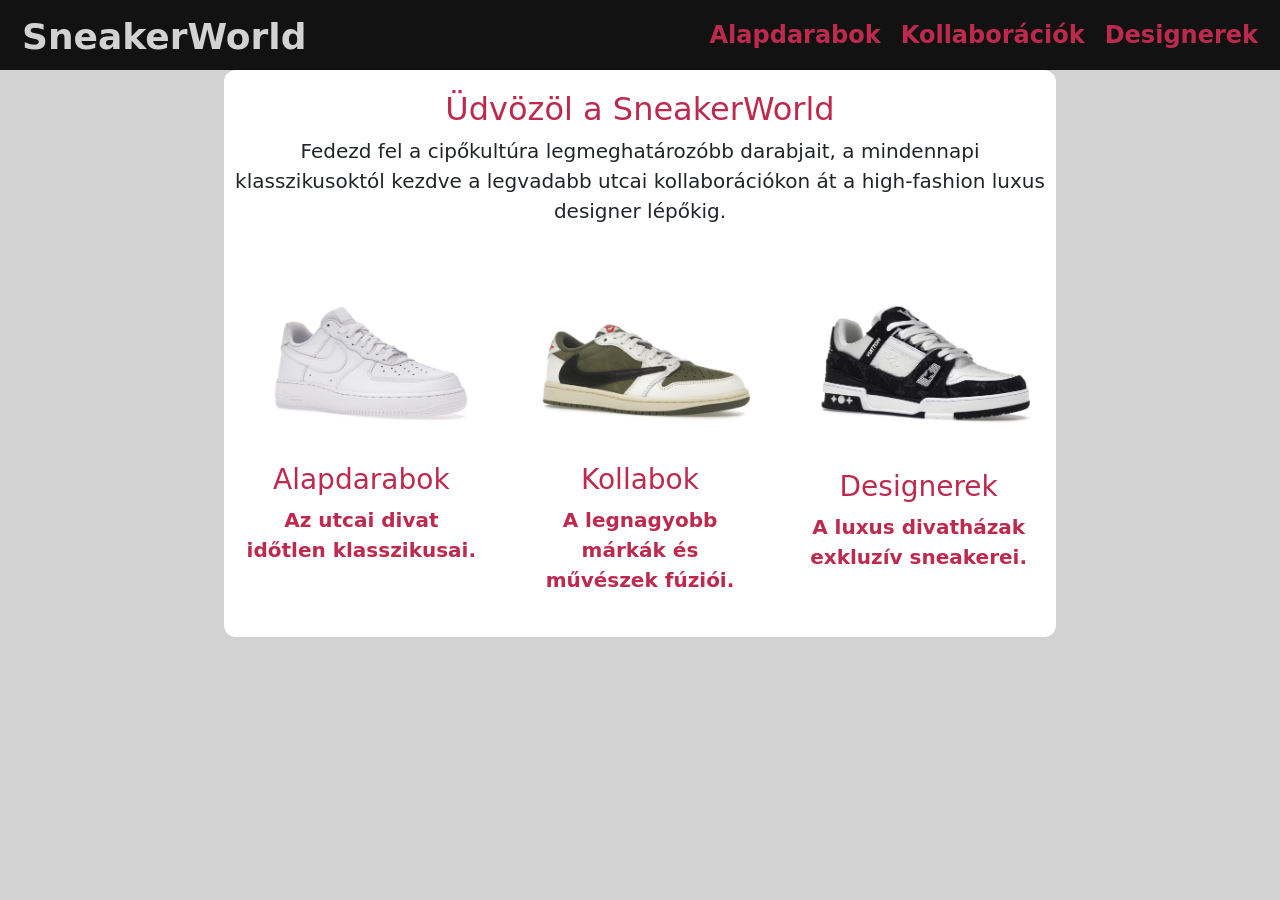
<file: index.html>
<!DOCTYPE html>
<html lang="hu">

<head>
    <meta charset="UTF-8">
    <meta name="viewport" content="width=device-width, initial-scale=1.0">
    <link rel="stylesheet" href="bootstrap/bootstrap.min.css">
    <link rel="stylesheet" href="style.css">
    <title>SneakerWorld - Főoldal</title>
</head>

<body>
    <nav class="dark container-fluid">
        <a id="navbar_title" href="index.html">SneakerWorld</a>
        <div id="navbar_list">
            <div class="navbar_link">
                <a href="html/alapdarabok.html">Alapdarabok</a>
            </div>
            <div class="navbar_link">
                <a href="html/kollabok.html">Kollaborációk</a>
            </div>
            <div class="navbar_link">
                <a href="html/designers.html">Designerek</a>
            </div>
        </div>
    </nav>

    <div class="site">

        <div class="row">
            <div class="col-12 text-center">
                <h2>Üdvözöl a SneakerWorld</h2>
                <p>Fedezd fel a cipőkultúra legmeghatározóbb darabjait, a mindennapi klasszikusoktól kezdve a legvadabb
                    utcai kollaborációkon át a high-fashion luxus designer lépőkig.</p>
            </div>
        </div>

        <div class="shoes">
            <div class="row text-center">

                <div class="col-md-4">
                    <a href="html/alapdarabok.html">
                        <figure>
                            <img src="kepek/airforce1.png" alt="Alapdarabok" title="Alapdarabok">
                            <figcaption>
                                <h3>Alapdarabok</h3>
                                <p>Az utcai divat időtlen klasszikusai.</p>
                            </figcaption>
                        </figure>
                    </a>
                </div>

                <div class="col-md-4">
                    <a href="html/kollabok.html">
                        <figure>
                            <img src="kepek/jordan1travis.png" alt="Kollaborációk" title="Kollaborációk">
                            <figcaption>
                                <h3>Kollabok</h3>
                                <p>A legnagyobb márkák és művészek fúziói.</p>
                            </figcaption>
                        </figure>
                    </a>
                </div>

                <div class="col-md-4">
                    <a href="html/designers.html">
                        <figure>
                            <img src="kepek/louisvuitton.png" alt="Designerek" title="Designerek">
                            <figcaption>
                                <h3>Designerek</h3>
                                <p>A luxus divatházak exkluzív sneakerei.</p>
                            </figcaption>
                        </figure>
                    </a>
                </div>

            </div>
        </div>
    </div>
</body>

</html>
</file>
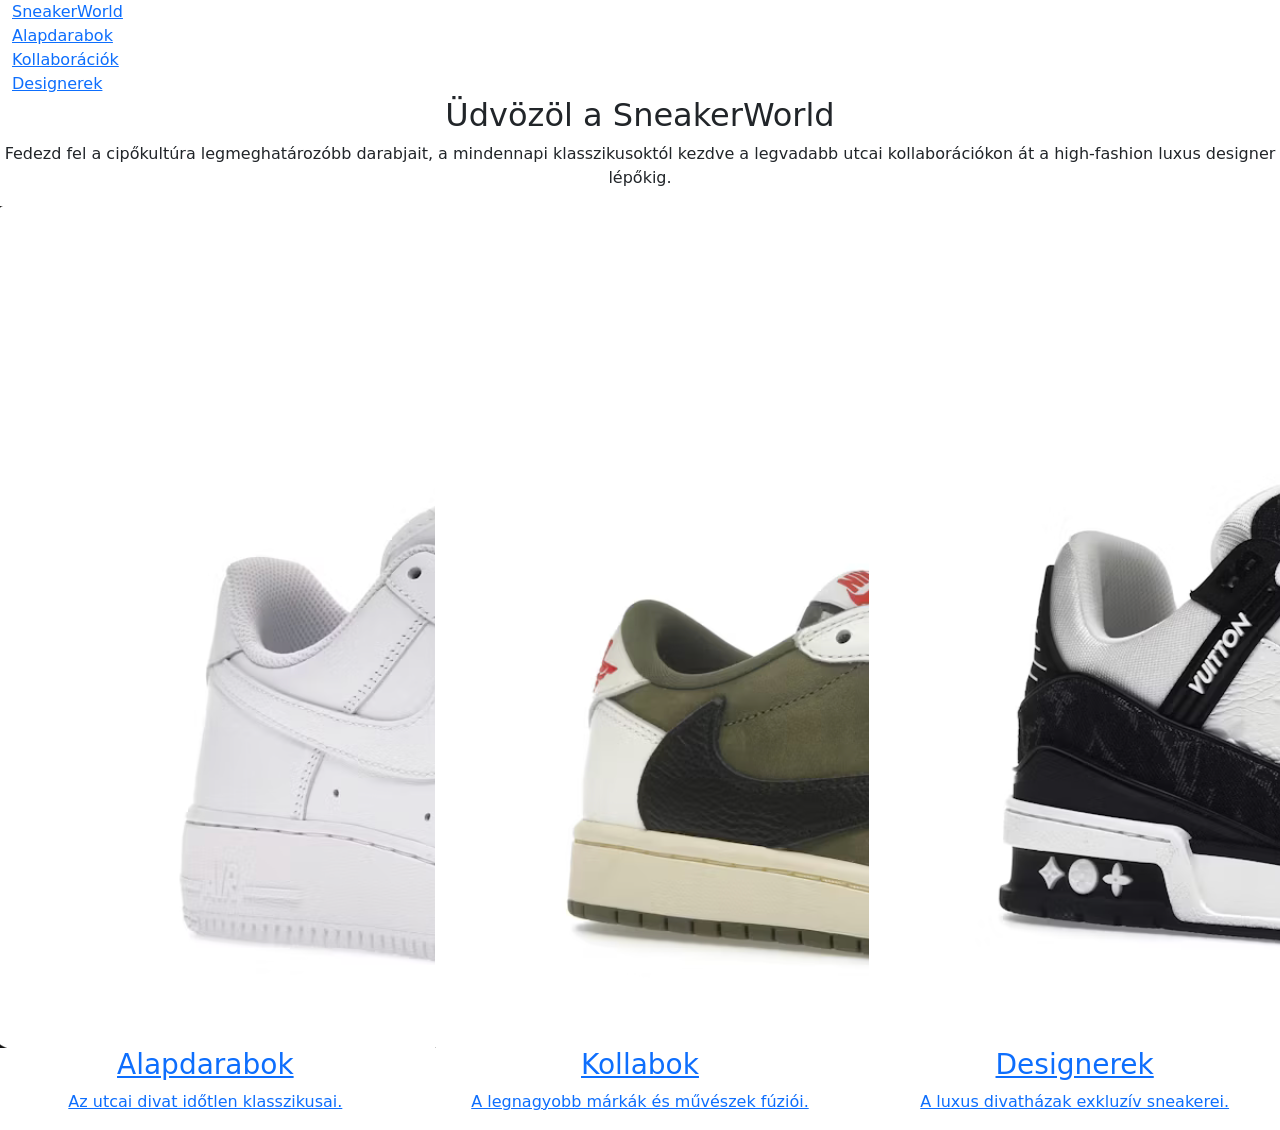
<file: html/index.html>
<!DOCTYPE html>
<html lang="hu">

<head>
    <meta charset="UTF-8">
    <meta name="viewport" content="width=device-width, initial-scale=1.0">
    <link rel="stylesheet" href="../bootstrap/bootstrap.min.css">
    <title>SneakerWorld - Főoldal</title>
</head>

<body>
    <nav class="dark container-fluid">
        <a id="navbar_title" href="index.html">SneakerWorld</a>
        <div id="navbar_list">
            <div class="navbar_link">
                <a href="alapdarabok.html">Alapdarabok</a>
            </div>
            <div class="navbar_link">
                <a href="kollabok.html">Kollaborációk</a>
            </div>
            <div class="navbar_link">
                <a href="designers.html">Designerek</a>
            </div>
        </div>
    </nav>

    <div class="site">

        <div class="row">
            <div class="col-12 text-center">
                <h2>Üdvözöl a SneakerWorld</h2>
                <p>Fedezd fel a cipőkultúra legmeghatározóbb darabjait, a mindennapi klasszikusoktól kezdve a legvadabb
                    utcai kollaborációkon át a high-fashion luxus designer lépőkig.</p>
            </div>
        </div>

        <div class="shoes">
            <div class="row text-center">

                <div class="col-md-4">
                    <a href="alapdarabok.html">
                        <figure>
                            <img src="../kepek/airforce1.png" alt="Alapdarabok" title="Alapdarabok">
                            <figcaption>
                                <h3>Alapdarabok</h3>
                                <p>Az utcai divat időtlen klasszikusai.</p>
                            </figcaption>
                        </figure>
                    </a>
                </div>

                <div class="col-md-4">
                    <a href="kollabok.html">
                        <figure>
                            <img src="../kepek/jordan1travis.png" alt="Kollaborációk" title="Kollaborációk">
                            <figcaption>
                                <h3>Kollabok</h3>
                                <p>A legnagyobb márkák és művészek fúziói.</p>
                            </figcaption>
                        </figure>
                    </a>
                </div>

                <div class="col-md-4">
                    <a href="designers.html">
                        <figure>
                            <img src="../kepek/louisvuitton.png" alt="Designerek" title="Designerek">
                            <figcaption>
                                <h3>Designerek</h3>
                                <p>A luxus divatházak exkluzív sneakerei.</p>
                            </figcaption>
                        </figure>
                    </a>
                </div>

            </div>
        </div>
    </div>
</body>

</html>
</file>
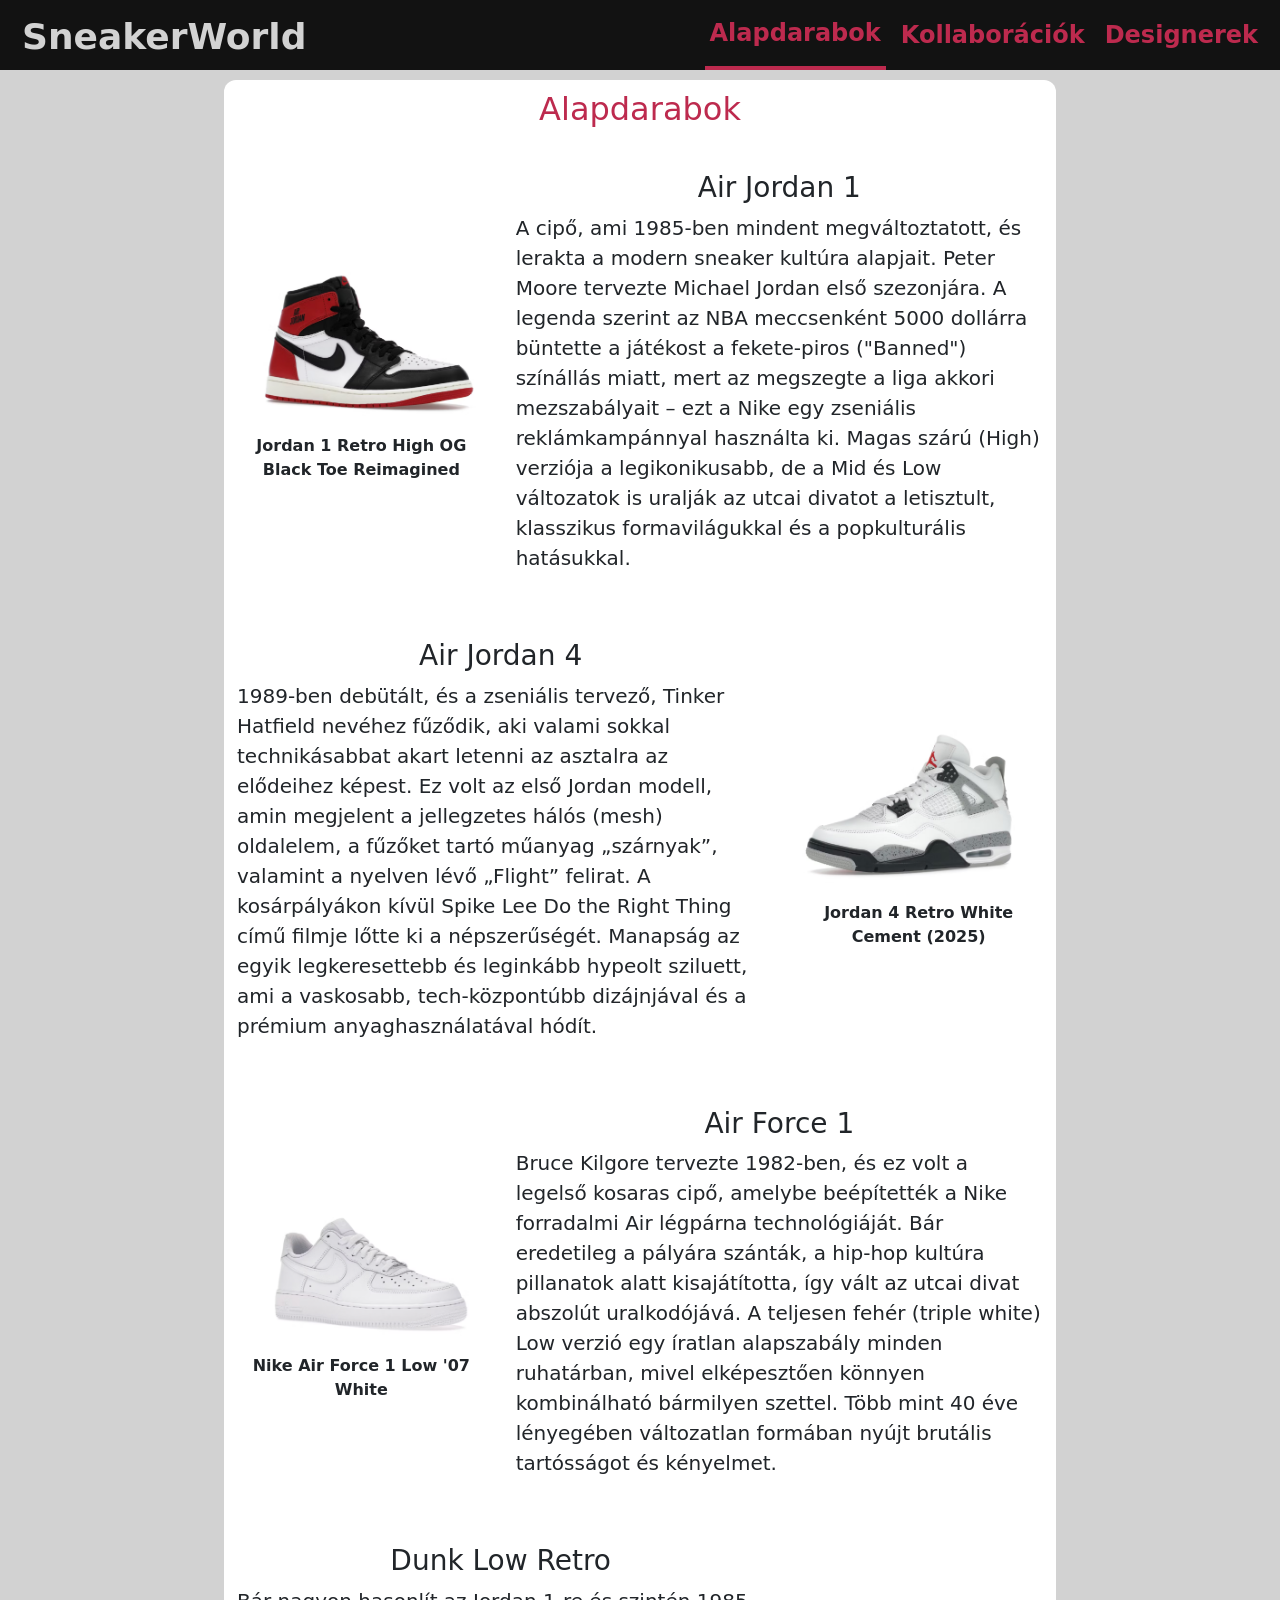
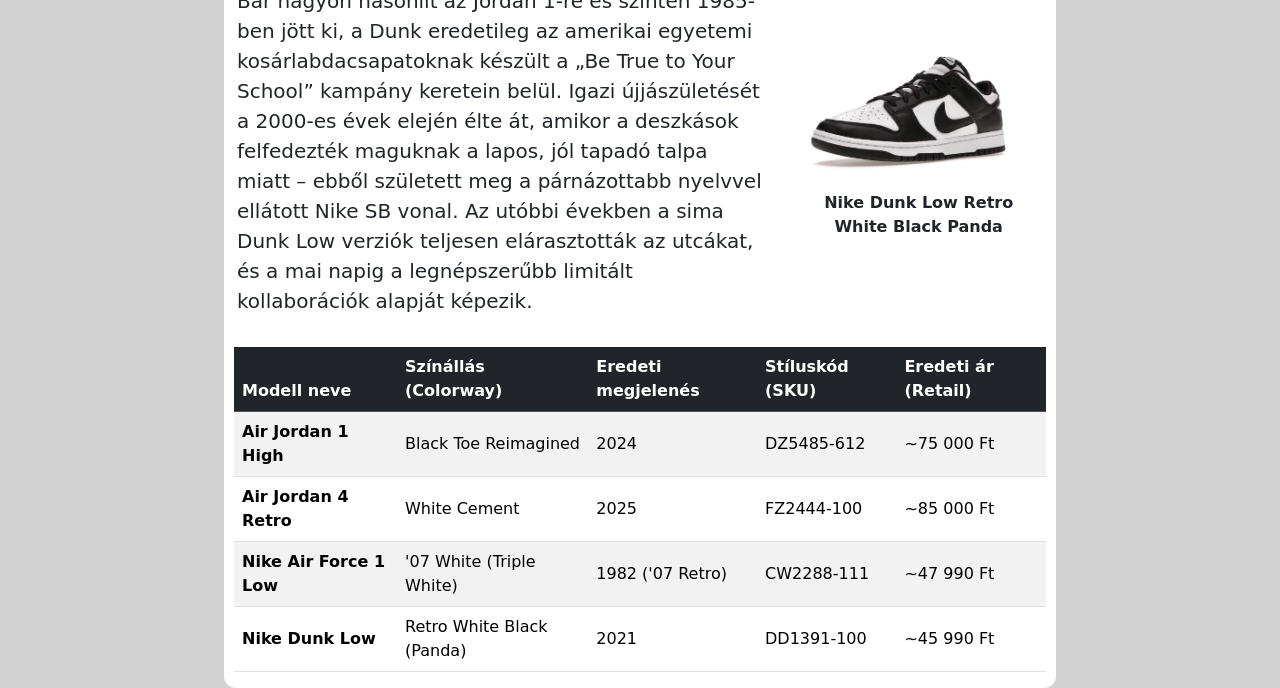
<file: html/alapdarabok.html>
<!DOCTYPE html>
<html lang="hu">

<head>
    <meta charset="UTF-8">
    <meta name="viewport" content="width=device-width, initial-scale=1.0">
    <link rel="stylesheet" href="../bootstrap/bootstrap.min.css">
    <link rel="stylesheet" href="../style.css">
    <title>SneakerWorld - Alapdarabok</title>
</head>

<body>
    <nav class="dark container-fluid">
        <a id="navbar_title" href="..\index.html">SneakerWorld</a>
        <div id="navbar_list">
            <div class="navbar_link active">
                <a href="alapdarabok.html">Alapdarabok</a>
            </div>
            <div class="navbar_link">
                <a href="kollabok.html">Kollaborációk</a>
            </div>
            <div class="navbar_link">
                <a href="designers.html">Designerek</a>
            </div>
        </div>
    </nav>

    <div class="site">
        <div class="shoes">
            <h2>Alapdarabok</h2>

            <div id="jordan1" class="row align-items-center">
                <div class="col-sm-12 col-md-12 col-lg-4">
                    <figure>
                        <img src="../kepek/jordan1.png" alt="Air Jordan 1" title="Air Jordan 1">
                        <figcaption>Jordan 1 Retro High OG Black Toe Reimagined</figcaption>
                    </figure>
                </div>

                <div class="col-sm-12 col-md-12 col-lg-8 text">
                    <h3>Air Jordan 1</h3>
                    <p>A cipő, ami 1985-ben mindent megváltoztatott, és lerakta a modern sneaker kultúra alapjait. Peter
                        Moore tervezte Michael Jordan első szezonjára. A legenda szerint az NBA meccsenként 5000
                        dollárra
                        büntette a játékost a fekete-piros ("Banned") színállás miatt, mert az megszegte a liga akkori
                        mezszabályait – ezt a Nike egy zseniális reklámkampánnyal használta ki. Magas szárú (High)
                        verziója
                        a legikonikusabb, de a Mid és Low változatok is uralják az utcai divatot a letisztult,
                        klasszikus
                        formavilágukkal és a popkulturális hatásukkal.</p>
                </div>
            </div>

            <div id="jordan4" class="row align-items-center">
                <div class="col-sm-12 col-md-12 col-lg-8 text">
                    <h3>Air Jordan 4</h3>
                    <p>1989-ben debütált, és a zseniális tervező, Tinker Hatfield nevéhez fűződik, aki valami sokkal
                        technikásabbat akart letenni az asztalra az elődeihez képest. Ez volt az első Jordan modell,
                        amin
                        megjelent a jellegzetes hálós (mesh) oldalelem, a fűzőket tartó műanyag „szárnyak”, valamint a
                        nyelven lévő „Flight” felirat. A kosárpályákon kívül Spike Lee Do the Right Thing című filmje
                        lőtte
                        ki a népszerűségét. Manapság az egyik legkeresettebb és leginkább hypeolt sziluett, ami a
                        vaskosabb,
                        tech-központúbb dizájnjával és a prémium anyaghasználatával hódít.</p>
                </div>

                <div class="col-sm-12 col-md-12 col-lg-4">
                    <figure>
                        <img src="../kepek/jordan4.png" alt="Air Jordan 4" title="Air Jordan 4" class="rightpic">
                        <figcaption>Jordan 4 Retro White Cement (2025)</figcaption>
                    </figure>
                </div>
            </div>

            <div id="airforce" class="row align-items-center">
                <div class="col-sm-12 col-md-12 col-lg-4">
                    <figure>
                        <img src="../kepek/airforce1.png" alt="Air Force 1" title="Air Force 1">
                        <figcaption>Nike Air Force 1 Low '07 White</figcaption>
                    </figure>
                </div>

                <div class="col-sm-12 col-md-12 col-lg-8 text">
                    <h3>Air Force 1</h3>
                    <p>Bruce Kilgore tervezte 1982-ben, és ez volt a legelső kosaras cipő, amelybe beépítették a Nike
                        forradalmi Air légpárna technológiáját. Bár eredetileg a pályára szánták, a hip-hop kultúra
                        pillanatok alatt kisajátította, így vált az utcai divat abszolút uralkodójává. A teljesen fehér
                        (triple white) Low verzió egy íratlan alapszabály minden ruhatárban, mivel elképesztően könnyen
                        kombinálható bármilyen szettel. Több mint 40 éve lényegében változatlan formában nyújt brutális
                        tartósságot és kényelmet.</p>
                </div>
            </div>

            <div id="dunk" class="row align-items-center">
                <div class="col-sm-12 col-md-12 col-lg-8 text">
                    <h3>Dunk Low Retro</h3>
                    <p>Bár nagyon hasonlít az Jordan 1-re és szintén 1985-ben jött ki, a Dunk eredetileg az amerikai
                        egyetemi kosárlabdacsapatoknak készült a „Be True to Your School” kampány keretein belül. Igazi
                        újjászületését a 2000-es évek elején élte át, amikor a deszkások felfedezték maguknak a lapos,
                        jól
                        tapadó talpa miatt – ebből született meg a párnázottabb nyelvvel ellátott Nike SB vonal. Az
                        utóbbi
                        években a sima Dunk Low verziók teljesen elárasztották az utcákat, és a mai napig a
                        legnépszerűbb
                        limitált kollaborációk alapját képezik.</p>
                </div>

                <div class="col-sm-12 col-md-12 col-lg-4">
                    <figure>
                        <img src="../kepek/dunk.png" alt="Dunk Low Retro" title="Dunk Low Retro" class="rightpic">
                        <figcaption>Nike Dunk Low Retro White Black Panda</figcaption>
                    </figure>
                </div>
            </div>
        </div>

        <div class="table-responsive">
            <table class="table table-striped table-hover align-middle">
                <thead class="table-dark">
                    <tr>
                        <th>Modell neve</th>
                        <th>Színállás (Colorway)</th>
                        <th>Eredeti megjelenés</th>
                        <th>Stíluskód (SKU)</th>
                        <th>Eredeti ár (Retail)</th>
                    </tr>
                </thead>
                <tbody>
                    <tr>
                        <th>Air Jordan 1 High</th>
                        <td>Black Toe Reimagined</td>
                        <td>2024</td>
                        <td>DZ5485-612</td>
                        <td>~75 000 Ft</td>
                    </tr>
                    <tr>
                        <th>Air Jordan 4 Retro</th>
                        <td>White Cement</td>
                        <td>2025</td>
                        <td>FZ2444-100</td>
                        <td>~85 000 Ft</td>
                    </tr>
                    <tr>
                        <th>Nike Air Force 1 Low</th>
                        <td>'07 White (Triple White)</td>
                        <td>1982 ('07 Retro)</td>
                        <td>CW2288-111</td>
                        <td>~47 990 Ft</td>
                    </tr>
                    <tr>
                        <th>Nike Dunk Low</th>
                        <td>Retro White Black (Panda)</td>
                        <td>2021</td>
                        <td>DD1391-100</td>
                        <td>~45 990 Ft</td>
                    </tr>
                </tbody>
            </table>
        </div>
    </div>

</body>

</html>
</file>
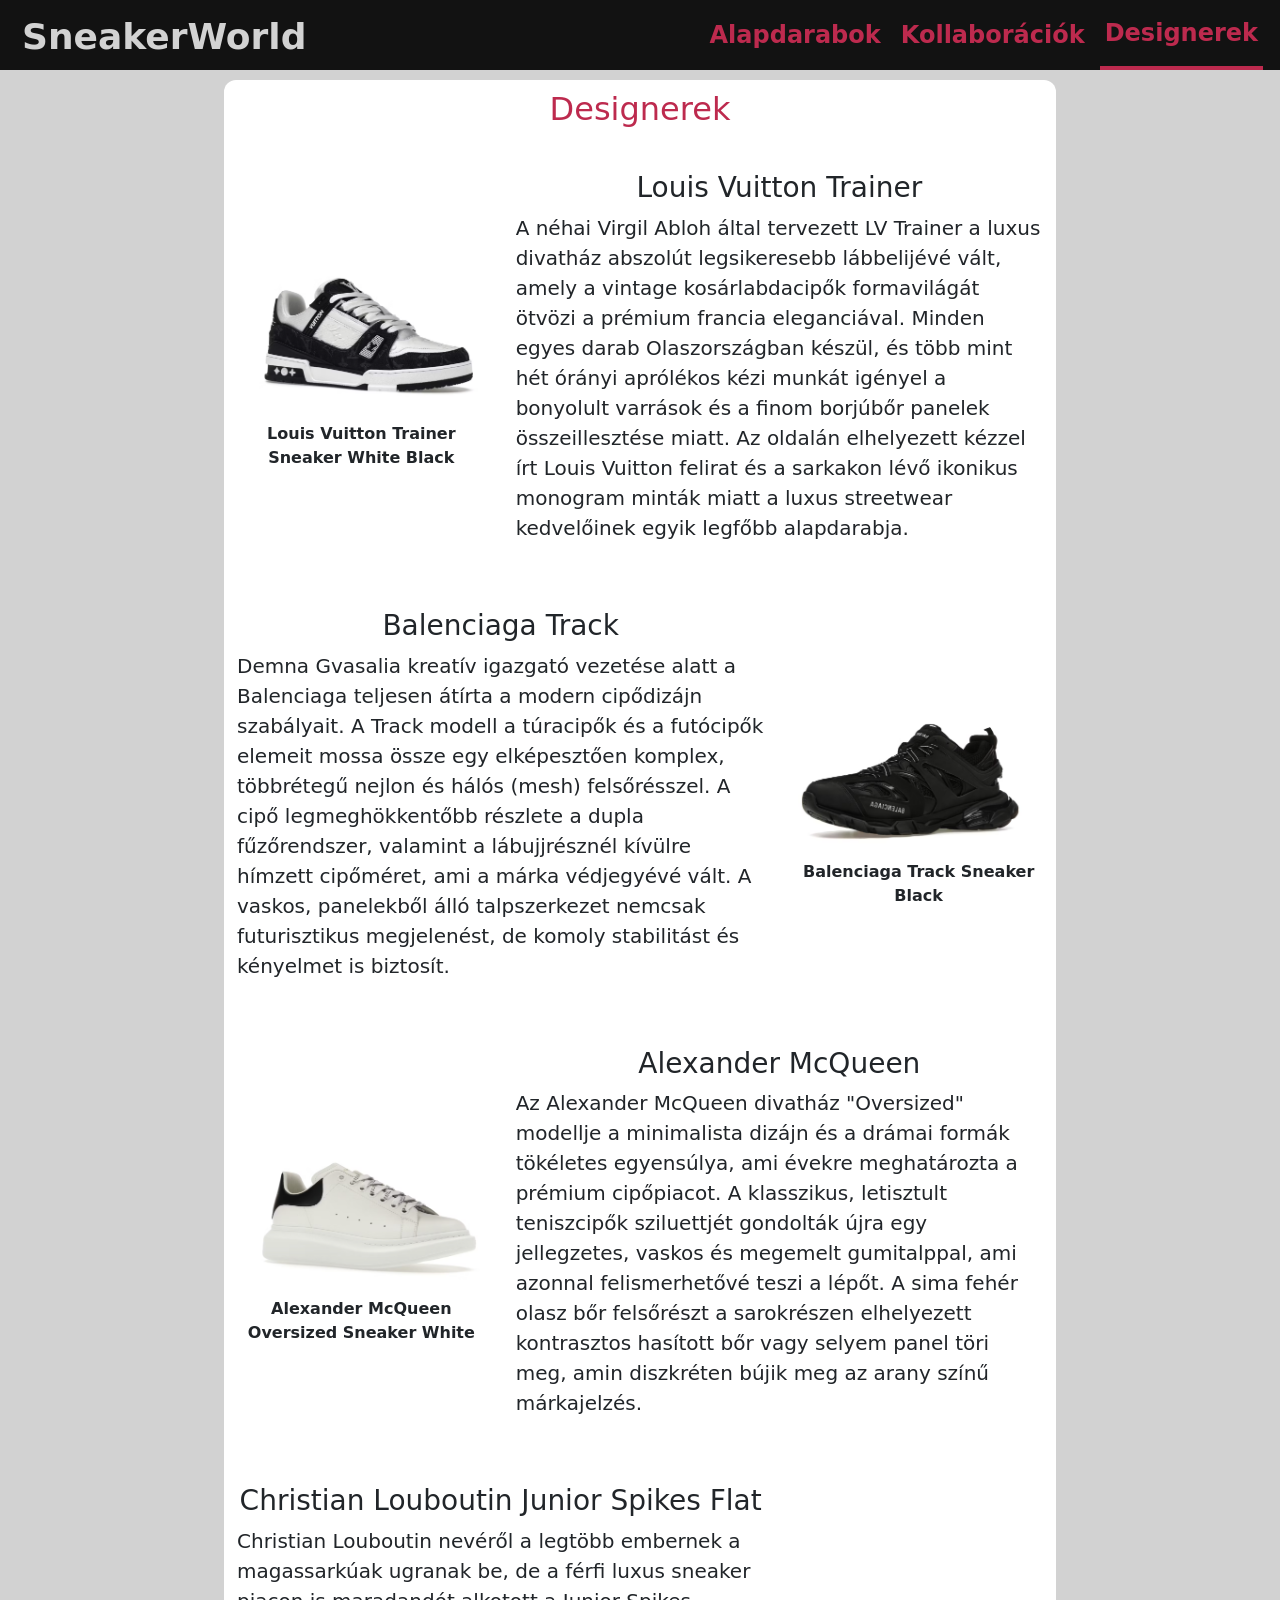
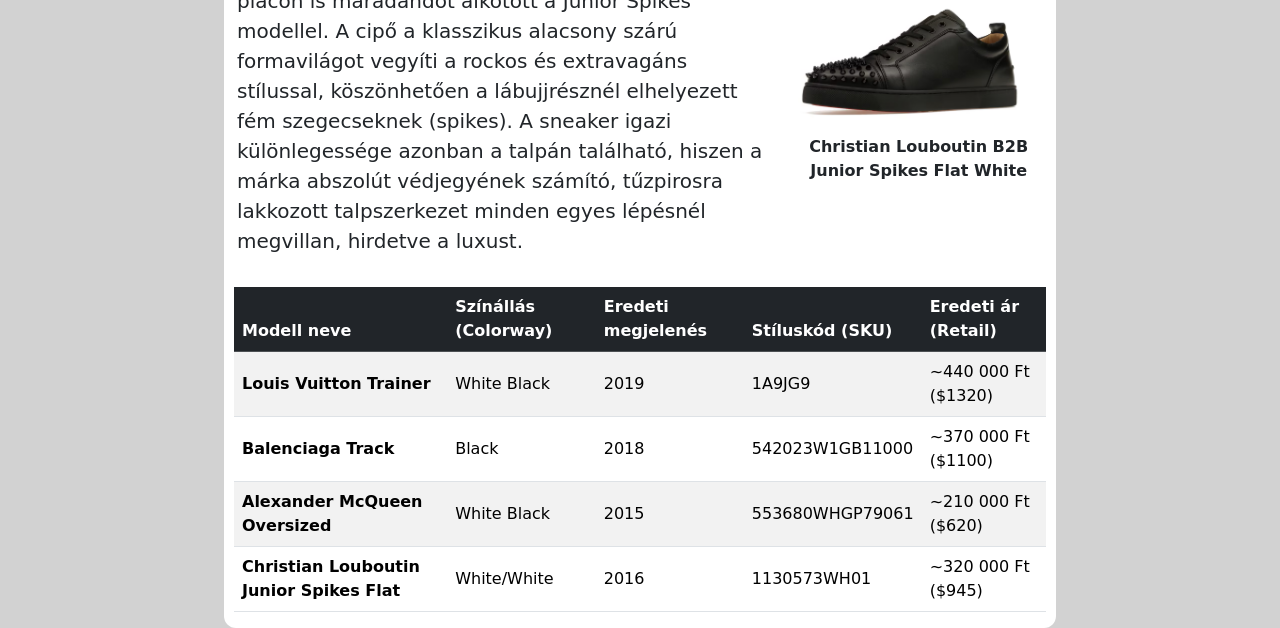
<file: html/designers.html>
<!DOCTYPE html>
<html lang="hu">

<head>
    <meta charset="UTF-8">
    <meta name="viewport" content="width=device-width, initial-scale=1.0">
    <link rel="stylesheet" href="../bootstrap/bootstrap.min.css">
    <link rel="stylesheet" href="../style.css">
    <title>SneakerWorld - Designerek</title>
</head>

<body>
    <nav class="dark container-fluid">
        <a id="navbar_title" href="..\index.html">SneakerWorld</a>
        <div id="navbar_list">
            <div class="navbar_link">
                <a href="alapdarabok.html">Alapdarabok</a>
            </div>
            <div class="navbar_link">
                <a href="kollabok.html">Kollaborációk</a>
            </div>
            <div class="navbar_link active">
                <a href="designers.html">Designerek</a>
            </div>
        </div>
    </nav>

    <div class="site">
        <div class="shoes">
            <h2>Designerek</h2>

            <div id="louisvuitton" class="row align-items-center">
                <div class="col-sm-12 col-md-12 col-lg-4">
                    <figure>
                        <img src="../kepek/louisvuitton.png" alt="Louis Vuitton Trainer" title="Louis Vuitton Trainer">
                        <figcaption>Louis Vuitton Trainer Sneaker White Black</figcaption>
                    </figure>
                </div>

                <div class="col-sm-12 col-md-12 col-lg-8 text">
                    <h3>Louis Vuitton Trainer</h3>
                    <p>A néhai Virgil Abloh által tervezett LV Trainer a luxus divatház abszolút legsikeresebb
                        lábbelijévé vált, amely a vintage kosárlabdacipők formavilágát ötvözi a prémium francia
                        eleganciával. Minden egyes darab Olaszországban készül, és több mint hét órányi aprólékos kézi
                        munkát igényel a bonyolult varrások és a finom borjúbőr panelek összeillesztése miatt. Az
                        oldalán elhelyezett kézzel írt Louis Vuitton felirat és a sarkakon lévő ikonikus monogram minták
                        miatt a luxus streetwear kedvelőinek egyik legfőbb alapdarabja.</p>
                </div>
            </div>

            <div id="balenciaga" class="row align-items-center">
                <div class="col-sm-12 col-md-12 col-lg-8 text">
                    <h3>Balenciaga Track</h3>
                    <p>Demna Gvasalia kreatív igazgató vezetése alatt a Balenciaga teljesen átírta a modern cipődizájn
                        szabályait. A Track modell a túracipők és a futócipők elemeit mossa össze egy elképesztően
                        komplex, többrétegű nejlon és hálós (mesh) felsőrésszel. A cipő legmeghökkentőbb részlete a
                        dupla fűzőrendszer, valamint a lábujjrésznél kívülre hímzett cipőméret, ami a márka védjegyévé
                        vált. A vaskos, panelekből álló talpszerkezet nemcsak futurisztikus megjelenést, de komoly
                        stabilitást és kényelmet is biztosít.</p>
                </div>

                <div class="col-sm-12 col-md-12 col-lg-4">
                    <figure>
                        <img src="../kepek/balenciaga.png" alt="Balenciaga Track" title="Balenciaga Track"
                            class="rightpic">
                        <figcaption>Balenciaga Track Sneaker Black</figcaption>
                    </figure>
                </div>
            </div>

            <div id="alexandermcqueen" class="row align-items-center">
                <div class="col-sm-12 col-md-12 col-lg-4">
                    <figure>
                        <img src="../kepek/alexandermcqueen.png" alt="Alexander McQueen" title="Alexander McQueen">
                        <figcaption>Alexander McQueen Oversized Sneaker White</figcaption>
                    </figure>
                </div>

                <div class="col-sm-12 col-md-12 col-lg-8 text">
                    <h3>Alexander McQueen</h3>
                    <p>Az Alexander McQueen divatház "Oversized" modellje a minimalista dizájn és a drámai formák
                        tökéletes egyensúlya, ami évekre meghatározta a prémium cipőpiacot. A klasszikus, letisztult
                        teniszcipők sziluettjét gondolták újra egy jellegzetes, vaskos és megemelt gumitalppal, ami
                        azonnal felismerhetővé teszi a lépőt. A sima fehér olasz bőr felsőrészt a sarokrészen
                        elhelyezett kontrasztos hasított bőr vagy selyem panel töri meg, amin diszkréten bújik meg az
                        arany színű márkajelzés.</p>
                </div>
            </div>

            <div id="christianloubuton" class="row align-items-center">
                <div class="col-sm-12 col-md-12 col-lg-8 text">
                    <h3>Christian Louboutin Junior Spikes Flat</h3>
                    <p>Christian Louboutin nevéről a legtöbb embernek a magassarkúak ugranak be, de a férfi luxus
                        sneaker piacon is maradandót alkotott a Junior Spikes modellel. A cipő a klasszikus alacsony
                        szárú formavilágot vegyíti a rockos és extravagáns stílussal, köszönhetően a lábujjrésznél
                        elhelyezett fém szegecseknek (spikes). A sneaker igazi különlegessége azonban a talpán
                        található, hiszen a márka abszolút védjegyének számító, tűzpirosra lakkozott talpszerkezet
                        minden egyes lépésnél megvillan, hirdetve a luxust.</p>
                </div>

                <div class="col-sm-12 col-md-12 col-lg-4">
                    <figure>
                        <img src="../kepek/chirstianloubuton.png" alt="Christian Louboutin Junior Spikes Flat"
                            title="Christian Louboutin Junior Spikes Flat" class="rightpic">
                        <figcaption>Christian Louboutin B2B Junior Spikes Flat White</figcaption>
                    </figure>
                </div>
            </div>
        </div>

        <div class="table-responsive">
            <table class="table table-striped table-hover align-middle">
                <thead class="table-dark">
                    <tr>
                        <th>Modell neve</th>
                        <th>Színállás (Colorway)</th>
                        <th>Eredeti megjelenés</th>
                        <th>Stíluskód (SKU)</th>
                        <th>Eredeti ár (Retail)</th>
                    </tr>
                </thead>
                <tbody>
                    <tr>
                        <th>Louis Vuitton Trainer</th>
                        <td>White Black</td>
                        <td>2019</td>
                        <td>1A9JG9</td>
                        <td>~440 000 Ft ($1320)</td>
                    </tr>
                    <tr>
                        <th>Balenciaga Track</th>
                        <td>Black</td>
                        <td>2018</td>
                        <td>542023W1GB11000</td>
                        <td>~370 000 Ft ($1100)</td>
                    </tr>
                    <tr>
                        <th>Alexander McQueen Oversized</th>
                        <td>White Black</td>
                        <td>2015</td>
                        <td>553680WHGP79061</td>
                        <td>~210 000 Ft ($620)</td>
                    </tr>
                    <tr>
                        <th>Christian Louboutin Junior Spikes Flat</th>
                        <td>White/White</td>
                        <td>2016</td>
                        <td>1130573WH01</td>
                        <td>~320 000 Ft ($945)</td>
                    </tr>
                </tbody>
            </table>
        </div>
    </div>

</body>

</html>
</file>
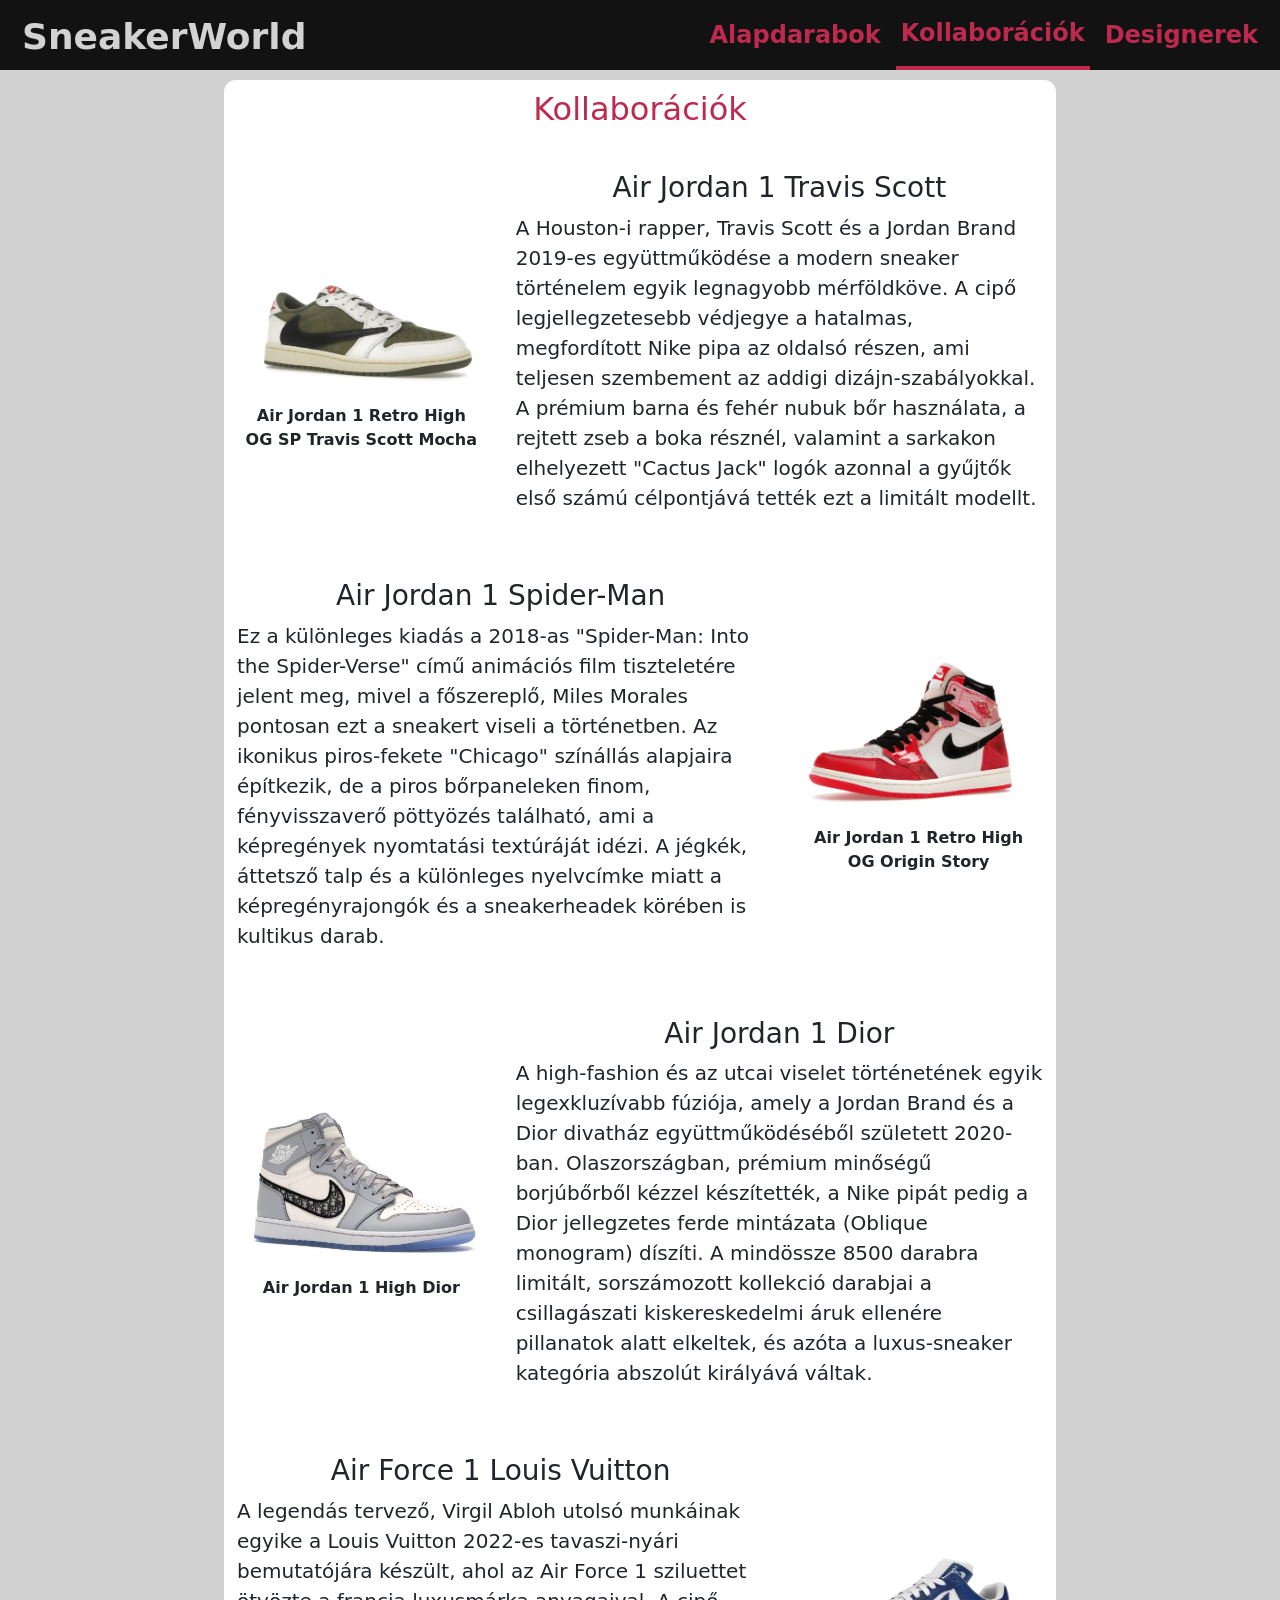
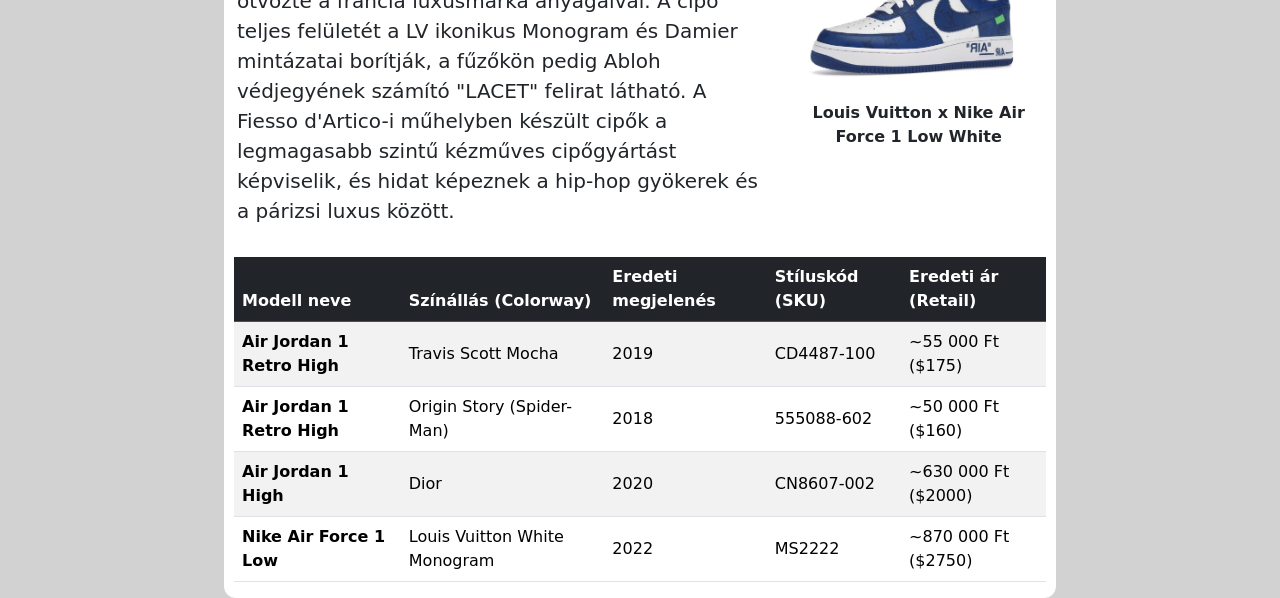
<file: html/kollabok.html>
<!DOCTYPE html>
<html lang="hu">

<head>
    <meta charset="UTF-8">
    <meta name="viewport" content="width=device-width, initial-scale=1.0">
    <link rel="stylesheet" href="../bootstrap/bootstrap.min.css">
    <link rel="stylesheet" href="../style.css">
    <title>SneakerWorld - Kollaborációk</title>
</head>

<body>
    <nav class="dark container-fluid">
        <a id="navbar_title" href="..\index.html">SneakerWorld</a>
        <div id="navbar_list">
            <div class="navbar_link">
                <a href="alapdarabok.html">Alapdarabok</a>
            </div>
            <div class="navbar_link active">
                <a href="kollabok.html">Kollaborációk</a>
            </div>
            <div class="navbar_link">
                <a href="designers.html">Designerek</a>
            </div>
        </div>
    </nav>

    <div class="site">
        <div class="shoes">
            <h2>Kollaborációk</h2>

            <div id="jordan1travis" class="row align-items-center">
                <div class="col-sm-12 col-md-12 col-lg-4">
                    <figure>
                        <img src="../kepek/jordan1travis.png" alt="Air Jordan 1 Travis Scott"
                            title="Air Jordan 1 Travis Scott">
                        <figcaption>Air Jordan 1 Retro High OG SP Travis Scott Mocha</figcaption>
                    </figure>
                </div>

                <div class="col-sm-12 col-md-12 col-lg-8 text">
                    <h3>Air Jordan 1 Travis Scott</h3>
                    <p>A Houston-i rapper, Travis Scott és a Jordan Brand 2019-es együttműködése a modern sneaker
                        történelem egyik legnagyobb mérföldköve. A cipő legjellegzetesebb védjegye a hatalmas,
                        megfordított Nike pipa az oldalsó részen, ami teljesen szembement az addigi dizájn-szabályokkal.
                        A prémium barna és fehér nubuk bőr használata, a rejtett zseb a boka résznél, valamint a
                        sarkakon elhelyezett "Cactus Jack" logók azonnal a gyűjtők első számú célpontjává tették ezt a
                        limitált modellt.</p>
                </div>
            </div>

            <div id="jordan1spiderman" class="row align-items-center">
                <div class="col-sm-12 col-md-12 col-lg-8 text">
                    <h3>Air Jordan 1 Spider-Man</h3>
                    <p>Ez a különleges kiadás a 2018-as "Spider-Man: Into the Spider-Verse" című animációs film
                        tiszteletére jelent meg, mivel a főszereplő, Miles Morales pontosan ezt a sneakert viseli a
                        történetben. Az ikonikus piros-fekete "Chicago" színállás alapjaira építkezik, de a piros
                        bőrpaneleken finom, fényvisszaverő pöttyözés található, ami a képregények nyomtatási textúráját
                        idézi. A jégkék, áttetsző talp és a különleges nyelvcímke miatt a képregényrajongók és a
                        sneakerheadek körében is kultikus darab.</p>
                </div>

                <div class="col-sm-12 col-md-12 col-lg-4">
                    <figure>
                        <img src="../kepek/jordan1spiderman.png" alt="Air Jordan 1 Spider-Man"
                            title="Air Jordan 1 Spider-Man" class="rightpic">
                        <figcaption>Air Jordan 1 Retro High OG Origin Story</figcaption>
                    </figure>
                </div>
            </div>

            <div id="jordan1dior" class="row align-items-center">
                <div class="col-sm-12 col-md-12 col-lg-4">
                    <figure>
                        <img src="../kepek/jordan1dior.png" alt="Air Jordan 1 Dior" title="Air Jordan 1 Dior">
                        <figcaption>Air Jordan 1 High Dior</figcaption>
                    </figure>
                </div>

                <div class="col-sm-12 col-md-12 col-lg-8 text">
                    <h3>Air Jordan 1 Dior</h3>
                    <p>A high-fashion és az utcai viselet történetének egyik legexkluzívabb fúziója, amely a Jordan
                        Brand és a Dior divatház együttműködéséből született 2020-ban. Olaszországban, prémium minőségű
                        borjúbőrből kézzel készítették, a Nike pipát pedig a Dior jellegzetes ferde mintázata (Oblique
                        monogram) díszíti. A mindössze 8500 darabra limitált, sorszámozott kollekció darabjai a
                        csillagászati kiskereskedelmi áruk ellenére pillanatok alatt elkeltek, és azóta a luxus-sneaker
                        kategória abszolút királyává váltak.</p>
                </div>
            </div>

            <div id="airforce1louis" class="row align-items-center">
                <div class="col-sm-12 col-md-12 col-lg-8 text">
                    <h3>Air Force 1 Louis Vuitton</h3>
                    <p>A legendás tervező, Virgil Abloh utolsó munkáinak egyike a Louis Vuitton 2022-es tavaszi-nyári
                        bemutatójára készült, ahol az Air Force 1 sziluettet ötvözte a francia luxusmárka anyagaival. A
                        cipő teljes felületét a LV ikonikus Monogram és Damier mintázatai borítják, a fűzőkön pedig
                        Abloh védjegyének számító "LACET" felirat látható. A Fiesso d'Artico-i műhelyben készült cipők a
                        legmagasabb szintű kézműves cipőgyártást képviselik, és hidat képeznek a hip-hop gyökerek és a
                        párizsi luxus között.</p>
                </div>

                <div class="col-sm-12 col-md-12 col-lg-4">
                    <figure>
                        <img src="../kepek/airforce1louis.png" alt="Air Force 1 Louis Vuitton"
                            title="Air Force 1 Louis Vuitton" class="rightpic">
                        <figcaption>Louis Vuitton x Nike Air Force 1 Low White</figcaption>
                    </figure>
                </div>
            </div>
        </div>

        <div class="table-responsive">
            <table class="table table-striped table-hover align-middle">
                <thead class="table-dark">
                    <tr>
                        <th>Modell neve</th>
                        <th>Színállás (Colorway)</th>
                        <th>Eredeti megjelenés</th>
                        <th>Stíluskód (SKU)</th>
                        <th>Eredeti ár (Retail)</th>
                    </tr>
                </thead>
                <tbody>
                    <tr>
                        <th>Air Jordan 1 Retro High</th>
                        <td>Travis Scott Mocha</td>
                        <td>2019</td>
                        <td>CD4487-100</td>
                        <td>~55 000 Ft ($175)</td>
                    </tr>
                    <tr>
                        <th>Air Jordan 1 Retro High</th>
                        <td>Origin Story (Spider-Man)</td>
                        <td>2018</td>
                        <td>555088-602</td>
                        <td>~50 000 Ft ($160)</td>
                    </tr>
                    <tr>
                        <th>Air Jordan 1 High</th>
                        <td>Dior</td>
                        <td>2020</td>
                        <td>CN8607-002</td>
                        <td>~630 000 Ft ($2000)</td>
                    </tr>
                    <tr>
                        <th>Nike Air Force 1 Low</th>
                        <td>Louis Vuitton White Monogram</td>
                        <td>2022</td>
                        <td>MS2222</td>
                        <td>~870 000 Ft ($2750)</td>
                    </tr>
                </tbody>
            </table>
        </div>
    </div>

</body>

</html>
</file>
<file: style.css>
body {
    background-color: rgb(210, 210, 210);
}

nav {
    display: flex;
    justify-content: space-between;
    height: 70px;
}

.site {
    background-color: rgb(255, 255, 255);
    width: 65%;
    margin-left: auto;
    margin-right: auto;
    padding-left: 10px;
    padding-right: 10px;
    border-radius: 12px;
}

h2 {
    color: rgb(189, 42, 78);
    text-align: center;
    margin-top: 10px;
    padding-top: 10px;
}

h3 {
    text-align: center;
    padding-top: 20px;
}

p {
    font-size: 20px;
}

.text {
    padding: 15px;
}

figcaption {
    text-align: center;
    font-weight: bold;
    padding: 10px;
}

.card {
    padding: 0px;
    border: none;
}

.rightpic {
    transform: scaleX(-1);
}

img {
    border-radius: 12px;
    width: 100%;
}


a:active,
a:visited,
a:link {
    color: rgb(189, 42, 78);
    text-decoration: none;
}

#navbar_list {
    display: flex;
}

#navbar_title {
    font-size: 36px;
    text-decoration: none;
    color: rgb(210, 210, 210);
    font-weight: bold;
    margin: 0;
    padding: 10px;

}

.navbar_link {
    display: grid;
    margin-left: 5px;
    margin-right: 5px;
    padding: 5px;
    font-weight: bold;
    font-size: 24px;
    align-items: center;
    height: 70px;
}

.navbar_link:hover {
    background-color: rgb(210, 210, 210, 0.1);
}

.active {
    border-bottom: 4px solid rgba(189, 42, 78);
    font-weight: bold;

}

.dark {
    background-color: rgb(18, 18, 18);
}
</file>
